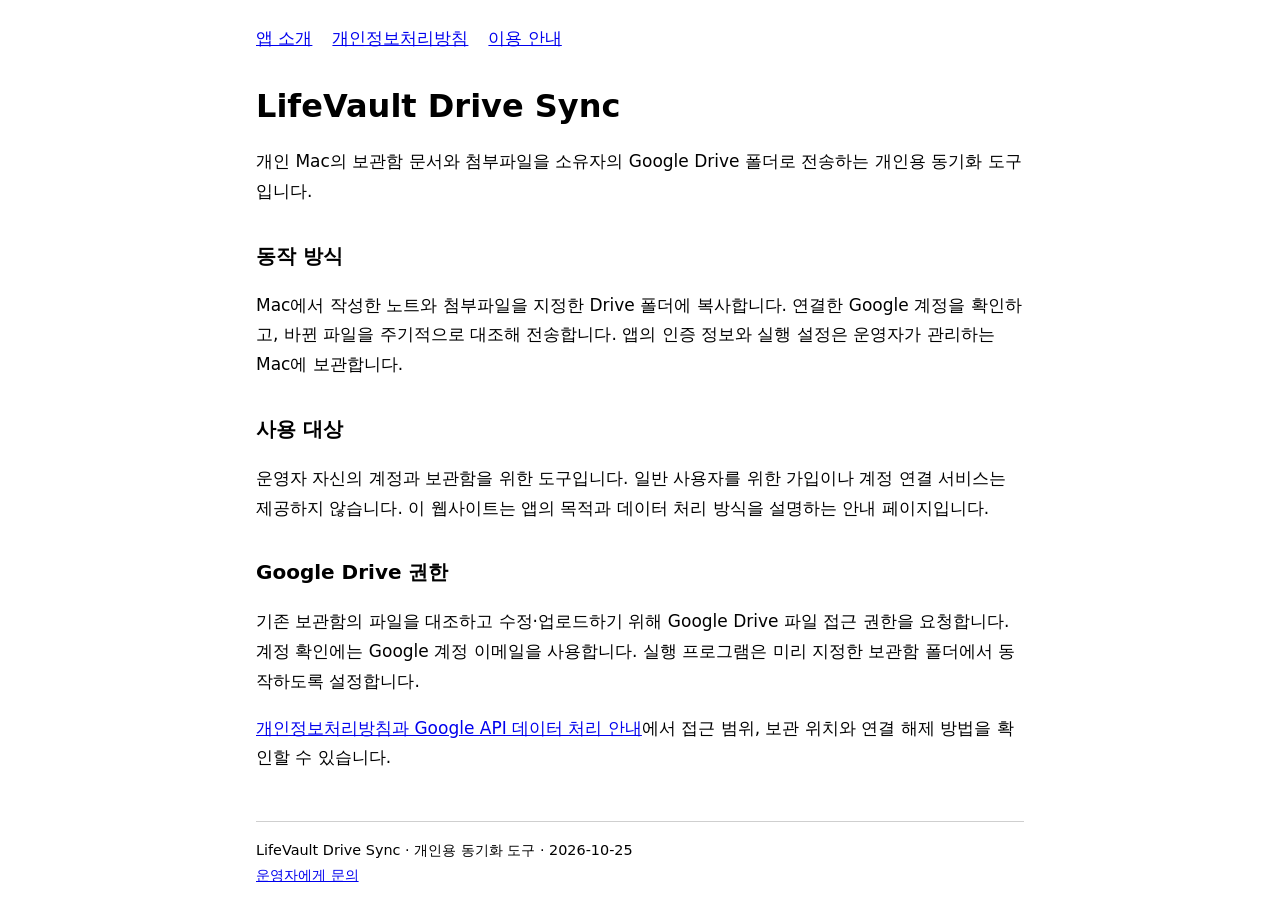
<file: index.html>
<!doctype html><html lang="ko"><meta charset="utf-8"><meta name="viewport" content="width=device-width,initial-scale=1"><title>앱 소개 · LifeVault Drive Sync</title><meta name="description" content="개인 보관함과 Google Drive를 연결하는 LifeVault Drive Sync 안내"><link rel="stylesheet" href="style.css"><body><nav aria-label="주 메뉴"><a href="index.html">앱 소개</a><a href="privacy.html">개인정보처리방침</a><a href="terms.html">이용 안내</a></nav><main><h1>LifeVault Drive Sync</h1><p>개인 Mac의 보관함 문서와 첨부파일을 소유자의 Google Drive 폴더로 전송하는 개인용 동기화 도구입니다.</p><h2>동작 방식</h2><p>Mac에서 작성한 노트와 첨부파일을 지정한 Drive 폴더에 복사합니다. 연결한 Google 계정을 확인하고, 바뀐 파일을 주기적으로 대조해 전송합니다. 앱의 인증 정보와 실행 설정은 운영자가 관리하는 Mac에 보관합니다.</p><h2>사용 대상</h2><p>운영자 자신의 계정과 보관함을 위한 도구입니다. 일반 사용자를 위한 가입이나 계정 연결 서비스는 제공하지 않습니다. 이 웹사이트는 앱의 목적과 데이터 처리 방식을 설명하는 안내 페이지입니다.</p><h2>Google Drive 권한</h2><p>기존 보관함의 파일을 대조하고 수정·업로드하기 위해 Google Drive 파일 접근 권한을 요청합니다. 계정 확인에는 Google 계정 이메일을 사용합니다. 실행 프로그램은 미리 지정한 보관함 폴더에서 동작하도록 설정합니다.</p><p><a href="privacy.html">개인정보처리방침과 Google API 데이터 처리 안내</a>에서 접근 범위, 보관 위치와 연결 해제 방법을 확인할 수 있습니다.</p></main><footer>LifeVault Drive Sync · 개인용 동기화 도구 · 2026-10-25<br><a href="https://github.com/jclee286/jclee286.github.io/issues">운영자에게 문의</a></footer></body></html>
</file>
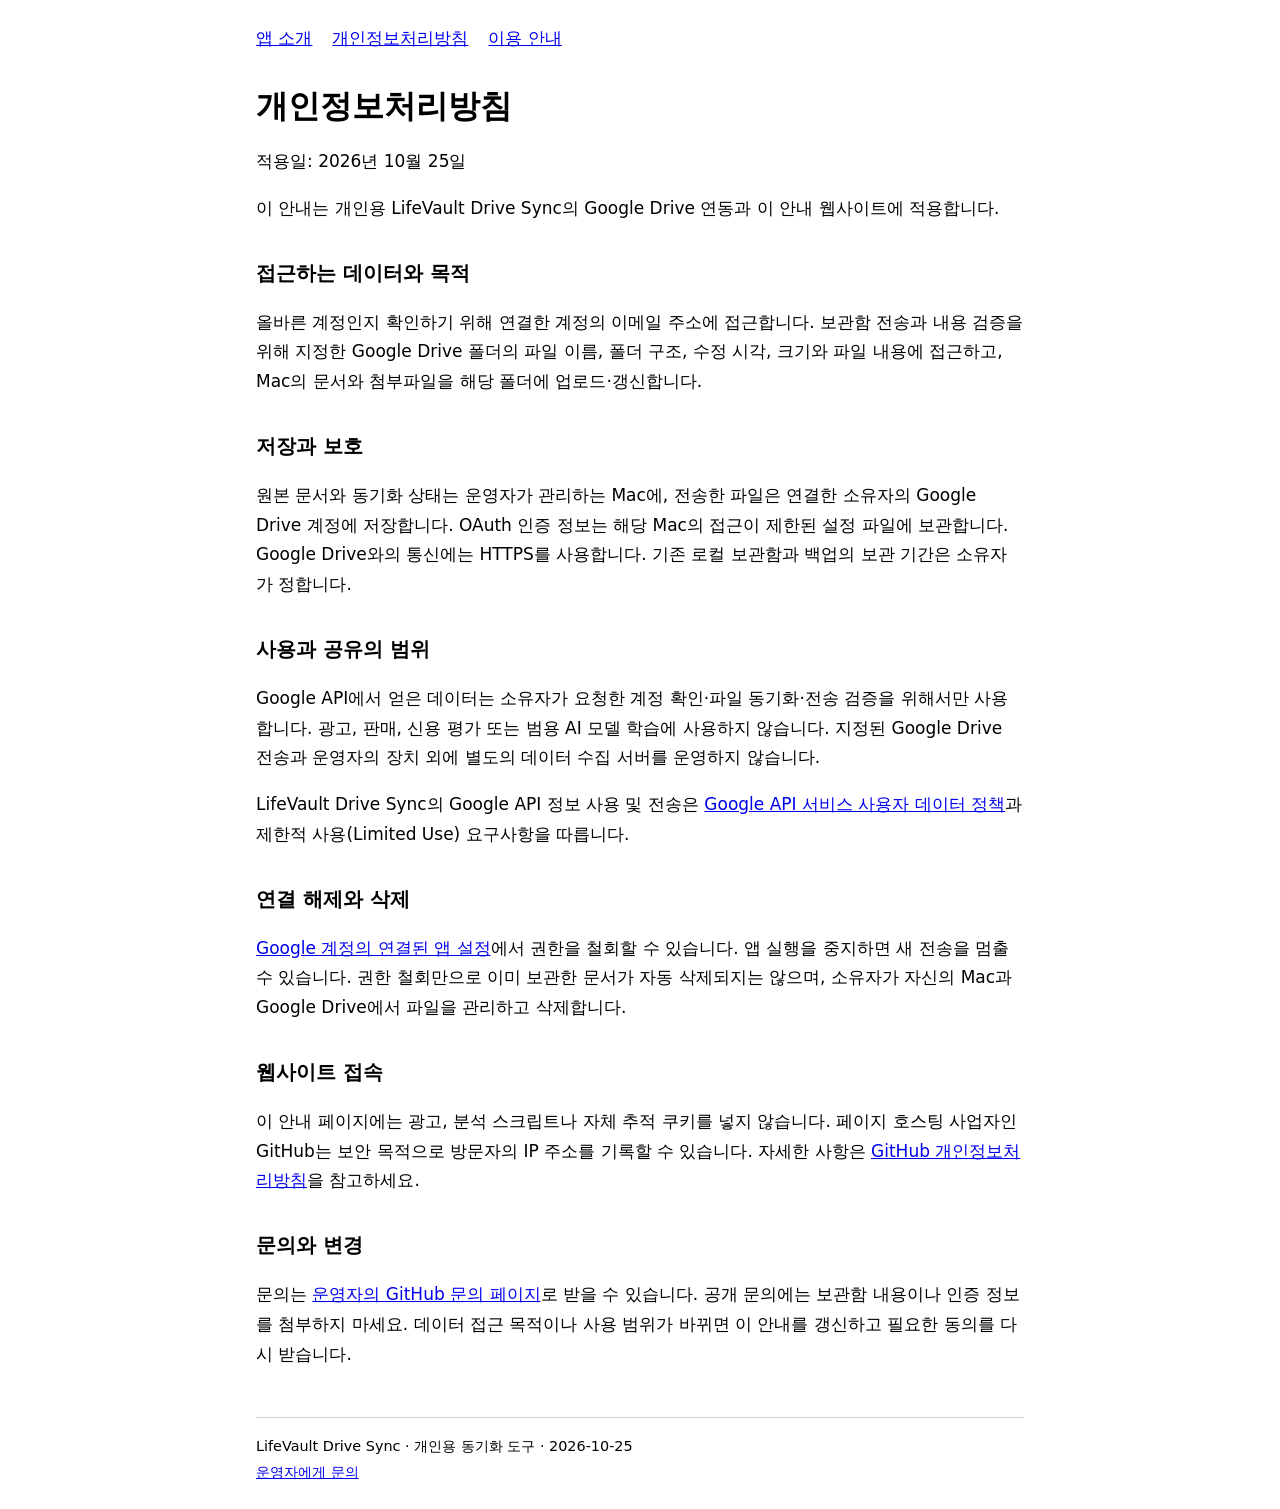
<file: privacy.html>
<!doctype html><html lang="ko"><meta charset="utf-8"><meta name="viewport" content="width=device-width,initial-scale=1"><title>개인정보처리방침 · LifeVault Drive Sync</title><meta name="description" content="개인 보관함과 Google Drive를 연결하는 LifeVault Drive Sync 안내"><link rel="stylesheet" href="style.css"><body><nav aria-label="주 메뉴"><a href="index.html">앱 소개</a><a href="privacy.html">개인정보처리방침</a><a href="terms.html">이용 안내</a></nav><main><h1>개인정보처리방침</h1><p>적용일: 2026년 10월 25일</p><p>이 안내는 개인용 LifeVault Drive Sync의 Google Drive 연동과 이 안내 웹사이트에 적용합니다.</p><h2>접근하는 데이터와 목적</h2><p>올바른 계정인지 확인하기 위해 연결한 계정의 이메일 주소에 접근합니다. 보관함 전송과 내용 검증을 위해 지정한 Google Drive 폴더의 파일 이름, 폴더 구조, 수정 시각, 크기와 파일 내용에 접근하고, Mac의 문서와 첨부파일을 해당 폴더에 업로드·갱신합니다.</p><h2>저장과 보호</h2><p>원본 문서와 동기화 상태는 운영자가 관리하는 Mac에, 전송한 파일은 연결한 소유자의 Google Drive 계정에 저장합니다. OAuth 인증 정보는 해당 Mac의 접근이 제한된 설정 파일에 보관합니다. Google Drive와의 통신에는 HTTPS를 사용합니다. 기존 로컬 보관함과 백업의 보관 기간은 소유자가 정합니다.</p><h2>사용과 공유의 범위</h2><p>Google API에서 얻은 데이터는 소유자가 요청한 계정 확인·파일 동기화·전송 검증을 위해서만 사용합니다. 광고, 판매, 신용 평가 또는 범용 AI 모델 학습에 사용하지 않습니다. 지정된 Google Drive 전송과 운영자의 장치 외에 별도의 데이터 수집 서버를 운영하지 않습니다.</p><p>LifeVault Drive Sync의 Google API 정보 사용 및 전송은 <a href="https://developers.google.com/terms/api-services-user-data-policy">Google API 서비스 사용자 데이터 정책</a>과 제한적 사용(Limited Use) 요구사항을 따릅니다.</p><h2>연결 해제와 삭제</h2><p><a href="https://myaccount.google.com/connections">Google 계정의 연결된 앱 설정</a>에서 권한을 철회할 수 있습니다. 앱 실행을 중지하면 새 전송을 멈출 수 있습니다. 권한 철회만으로 이미 보관한 문서가 자동 삭제되지는 않으며, 소유자가 자신의 Mac과 Google Drive에서 파일을 관리하고 삭제합니다.</p><h2>웹사이트 접속</h2><p>이 안내 페이지에는 광고, 분석 스크립트나 자체 추적 쿠키를 넣지 않습니다. 페이지 호스팅 사업자인 GitHub는 보안 목적으로 방문자의 IP 주소를 기록할 수 있습니다. 자세한 사항은 <a href="https://docs.github.com/en/site-policy/privacy-policies/github-general-privacy-statement">GitHub 개인정보처리방침</a>을 참고하세요.</p><h2>문의와 변경</h2><p>문의는 <a href="https://github.com/jclee286/jclee286.github.io/issues">운영자의 GitHub 문의 페이지</a>로 받을 수 있습니다. 공개 문의에는 보관함 내용이나 인증 정보를 첨부하지 마세요. 데이터 접근 목적이나 사용 범위가 바뀌면 이 안내를 갱신하고 필요한 동의를 다시 받습니다.</p></main><footer>LifeVault Drive Sync · 개인용 동기화 도구 · 2026-10-25<br><a href="https://github.com/jclee286/jclee286.github.io/issues">운영자에게 문의</a></footer></body></html>
</file>
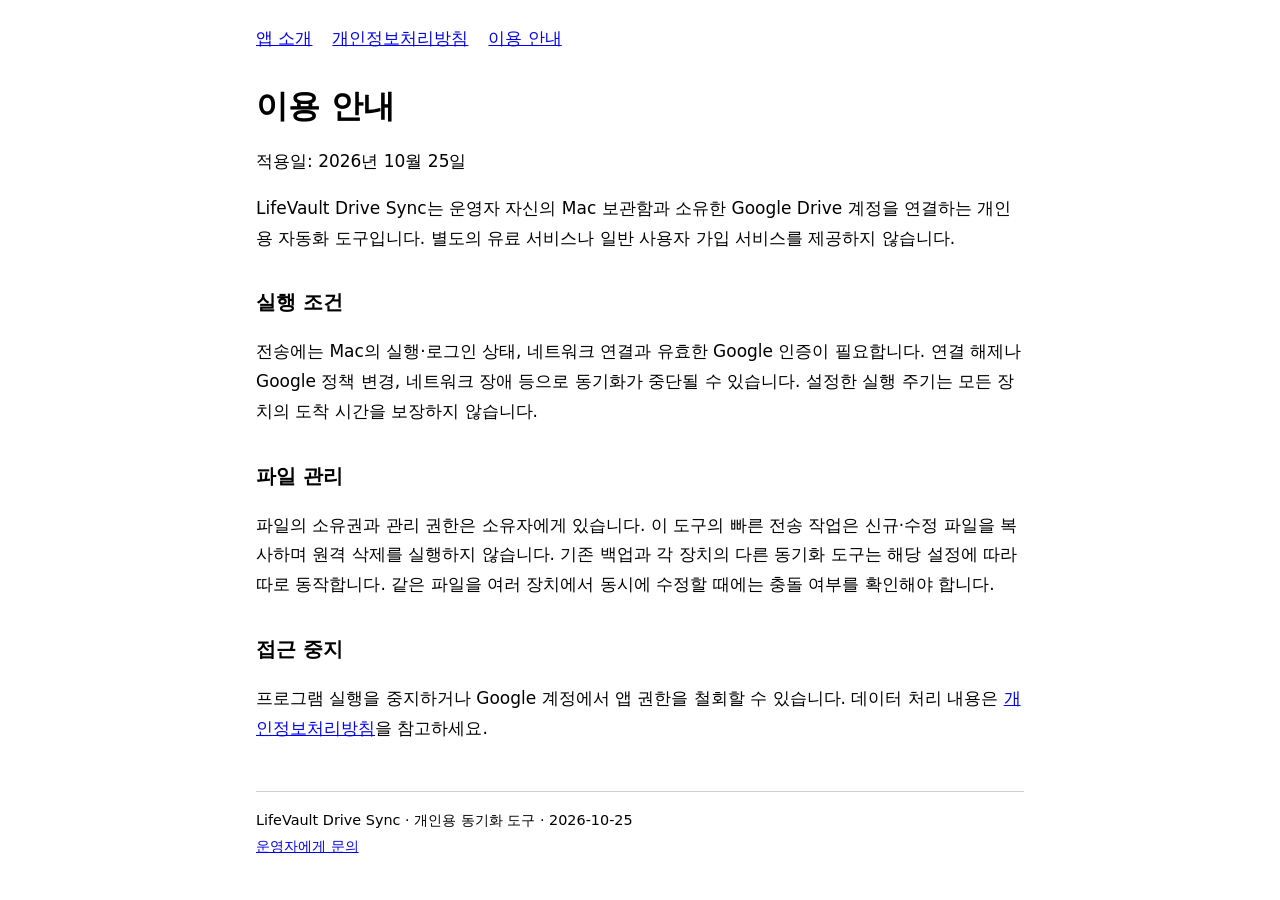
<file: terms.html>
<!doctype html><html lang="ko"><meta charset="utf-8"><meta name="viewport" content="width=device-width,initial-scale=1"><title>이용 안내 · LifeVault Drive Sync</title><meta name="description" content="개인 보관함과 Google Drive를 연결하는 LifeVault Drive Sync 안내"><link rel="stylesheet" href="style.css"><body><nav aria-label="주 메뉴"><a href="index.html">앱 소개</a><a href="privacy.html">개인정보처리방침</a><a href="terms.html">이용 안내</a></nav><main><h1>이용 안내</h1><p>적용일: 2026년 10월 25일</p><p>LifeVault Drive Sync는 운영자 자신의 Mac 보관함과 소유한 Google Drive 계정을 연결하는 개인용 자동화 도구입니다. 별도의 유료 서비스나 일반 사용자 가입 서비스를 제공하지 않습니다.</p><h2>실행 조건</h2><p>전송에는 Mac의 실행·로그인 상태, 네트워크 연결과 유효한 Google 인증이 필요합니다. 연결 해제나 Google 정책 변경, 네트워크 장애 등으로 동기화가 중단될 수 있습니다. 설정한 실행 주기는 모든 장치의 도착 시간을 보장하지 않습니다.</p><h2>파일 관리</h2><p>파일의 소유권과 관리 권한은 소유자에게 있습니다. 이 도구의 빠른 전송 작업은 신규·수정 파일을 복사하며 원격 삭제를 실행하지 않습니다. 기존 백업과 각 장치의 다른 동기화 도구는 해당 설정에 따라 따로 동작합니다. 같은 파일을 여러 장치에서 동시에 수정할 때에는 충돌 여부를 확인해야 합니다.</p><h2>접근 중지</h2><p>프로그램 실행을 중지하거나 Google 계정에서 앱 권한을 철회할 수 있습니다. 데이터 처리 내용은 <a href="privacy.html">개인정보처리방침</a>을 참고하세요.</p></main><footer>LifeVault Drive Sync · 개인용 동기화 도구 · 2026-10-25<br><a href="https://github.com/jclee286/jclee286.github.io/issues">운영자에게 문의</a></footer></body></html>
</file>
<file: style.css>
html{color-scheme:light dark}body{font:17px/1.75 system-ui,sans-serif;max-width:48rem;margin:auto;padding:1.5rem;overflow-wrap:anywhere}nav{display:flex;gap:1.25rem;flex-wrap:wrap;margin-bottom:2rem}h1{font-size:2rem;line-height:1.25}h2{font-size:1.25rem;margin-top:2rem}footer{border-top:1px solid #8886;margin-top:3rem;padding-top:1rem;font-size:.9rem}a{color:LinkText}main{min-width:0}
</file>
